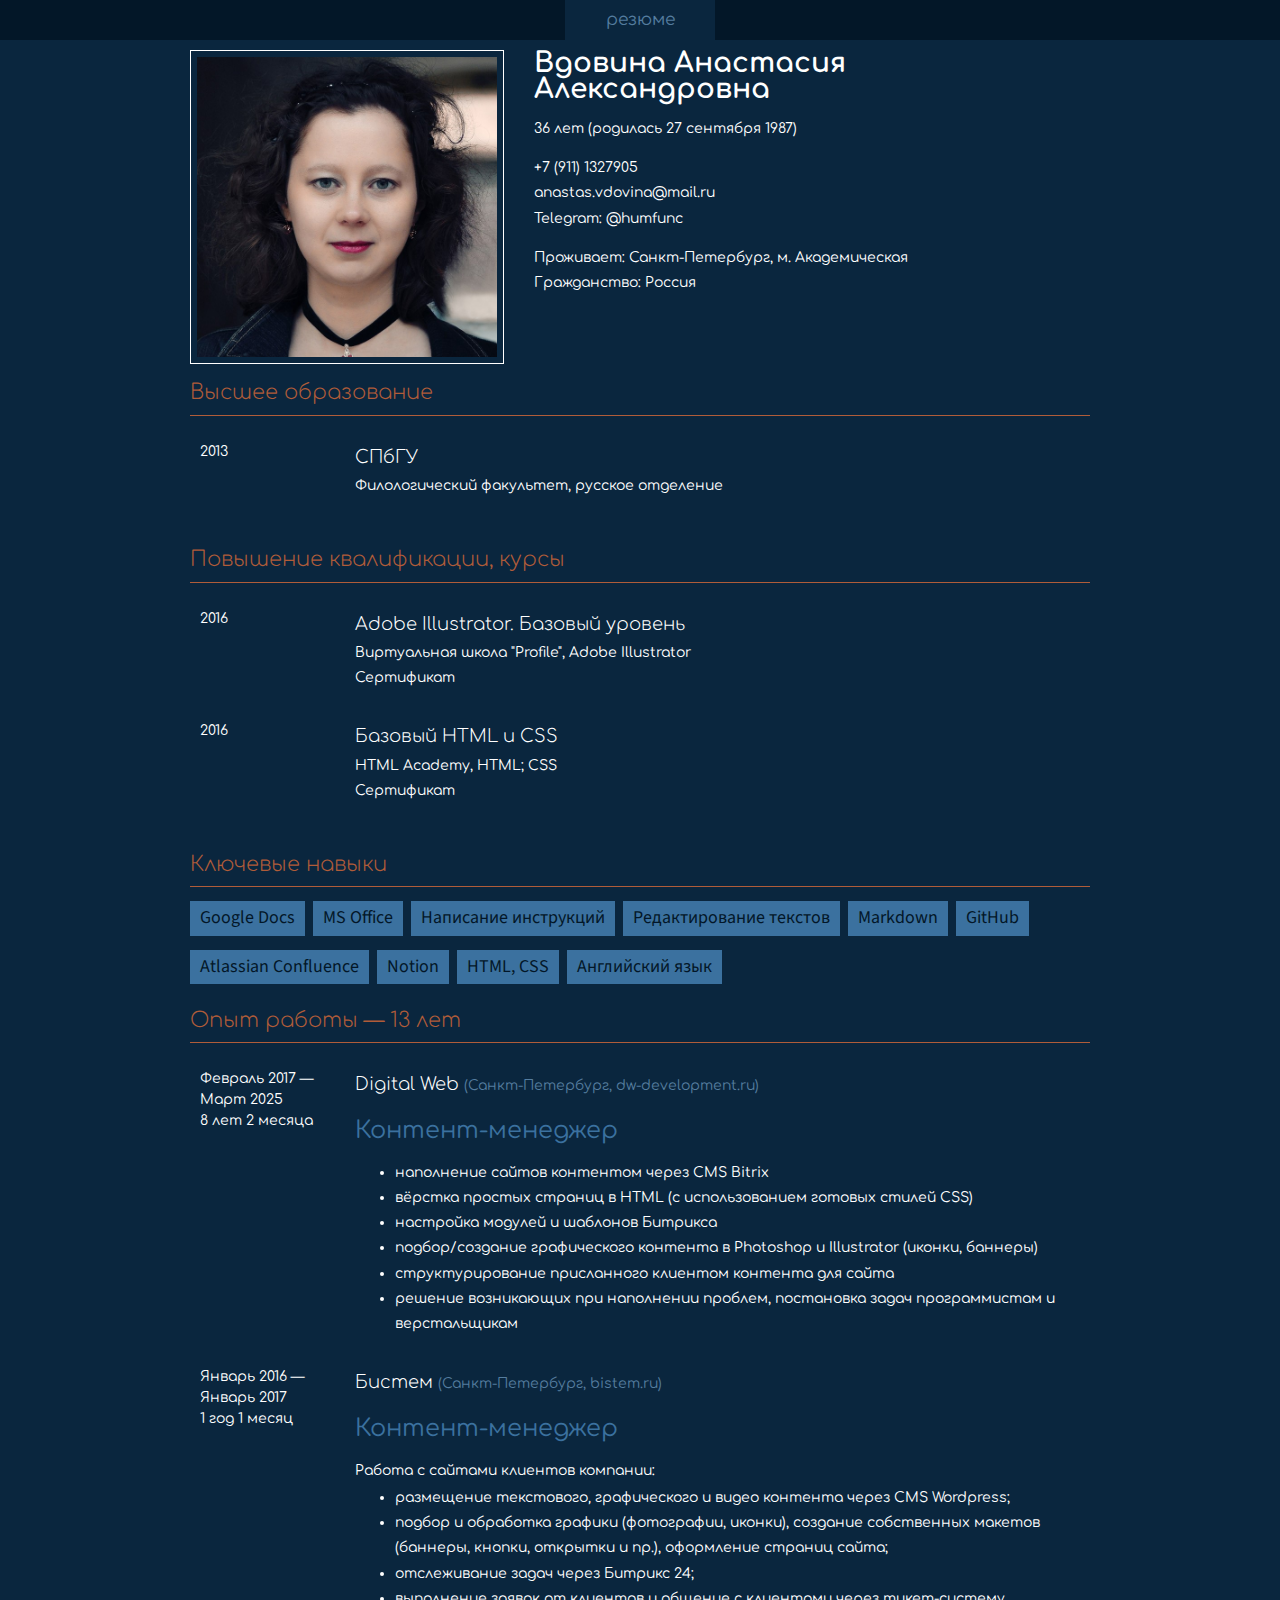
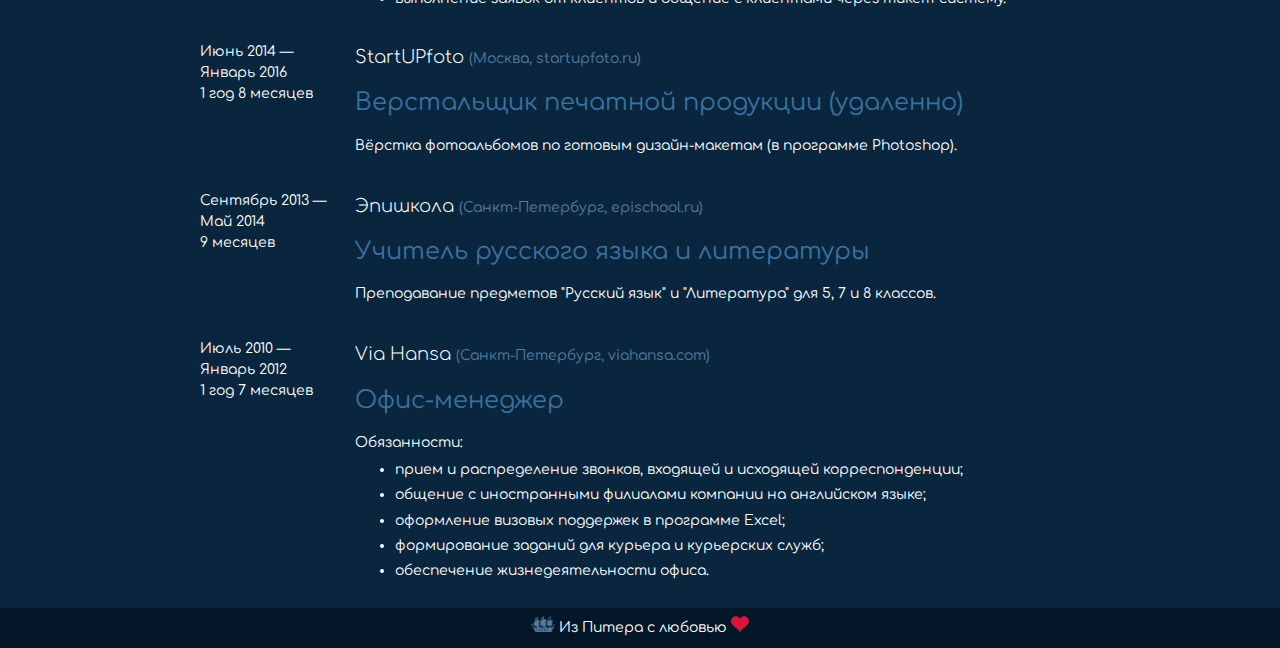
<file: index.html>
<!DOCTYPE html>
<html  lang="ru">
<head>
	<meta charset="utf-8">
	<title>Вдовина Анастасия - Резюме</title>
	<link href="https://fonts.googleapis.com/css?family=Alegreya+Sans|Comfortaa|Fira+Sans|Source+Sans+Pro" rel="stylesheet">
	<link href="style.css" rel="stylesheet">
</head>
<body>
<header class="shapka">
	<nav class="centr">
		<ul>
			<li><div class="menu active">резюме</div></li>
			<!-- <li><a href="portfolio.html" class="menu">работы</a></li> -->
		</ul>
	</nav>
</header>
<main class="centr main">
	<a href="img/ava-photo.jpg" target="_blank"><img src="img/ava-photo.jpg" alt="Фотография Вдовиной Анастасии" height="300" class="foto"></a>
	<h1>Вдовина Анастасия Александровна</h1>
	<p>36 лет (родилась 27 сентября 1987)</p>
	<p>+7 (911) 1327905<br>anastas.vdovina@mail.ru<br>Telegram: @humfunc</p>
	<p>Проживает: Санкт-Петербург, м. Академическая<br>Гражданство: Россия</p>
	
	<!-- <h2>Желаемая должность</h2>
	<p class="professia">Методист электронных курсов</p>
	<p class="odna_stroka">Информационные технологии, интернет, телеком</p>
  	<ul>
  		<li>Методист</li>
  	</ul>
  <p>Занятость: полная, частичная, проектная<br>График работы: любой</p> -->
	
  <h2>Высшее образование</h2>
  <table>
  	<tr>
  		<td class="daty">2013</td>
  		<td><span class="zagolovki">СПбГУ</span><br>Филологический факультет, русское отделение</td>
  	</tr>
  </table>
  <h2>Повышение квалификации, курсы</h2>
  <table>
  	<tr>
  		<td class="daty">2016</td>
  		<td><span class="zagolovki">Adobe Illustrator. Базовый уровень</span><br>Виртуальная школа "Profile", Adobe Illustrator<br><a href="img/sert-illustr.jpg" target="_blank">Сертификат</a></td>
  	</tr>
  	<tr>
  		<td class="daty">2016</td>
  		<td><span class="zagolovki">Базовый HTML и CSS</span><br>HTML Academy, HTML; CSS<br><a href="img/sert-htmlaca.jpg" target="_blank">Сертификат</a></td>
  	</tr>
  </table>
  <h2>Ключевые навыки</h2>
  <ul class="navyki">
    <li>Google Docs</li>
  	<li>MS Office</li>
    <li>Написание инструкций</li>
    <li>Редактирование текстов</li>
    <li>Markdown</li>
  	<li>GitHub</li>
    <li>Atlassian Confluence</li>
    <li>Notion</li>
    <li>HTML, CSS</li>
    <li>Английский язык</li>
	</ul>
  <h2>Опыт работы — 13 лет</h2>
  <table>
    
    <!-- <tr>
      <td class="daty">Февраль 2023 — Март 2024<br>1 год</td>
      <td><span class="zagolovki">Scroll </span><span class="adresa">(Москва, <a href="https://dw-development.ru/" target="_blank">scroll-tool.ru</a>)</span>
        <p class="professia">Методист-сборщик электронных курсов (лонгриды)</p>
        <p>Полный цикл создания курсов:</p>
        <ul>
          <li>общение с заказчиком</li>
          <li>структурирование присланного заказчиком материала</li>
          <li>написание сценария курса</li>
          <li>подбор/создание графики для курса (Photoshop, Illustrator)</li>
          <li>вёрстка курса в конструкторе Scroll</li>
          <li>внесение правок от заказчика после вёрстки</li>
        </ul>
      </td>
    </tr> -->

    <tr>
  		<td class="daty">Февраль 2017 — Март 2025<br>8 лет 2 месяца</td>
  		<td><span class="zagolovki">Digital Web </span><span class="adresa">(Санкт-Петербург, <a href="https://dw-development.ru/" target="_blank">dw-development.ru</a>)</span>
  			<p class="professia">Контент-менеджер</p>
  			<ul>
  				<li>наполнение сайтов контентом через CMS Bitrix </li>
  				<li>вёрстка простых страниц в HTML (с использованием готовых стилей CSS)</li>
                <li>настройка модулей и шаблонов Битрикса</li>
  				<li>подбор/создание графического контента в Photoshop и Illustrator (иконки, баннеры)</li>
                <li>структурирование присланного клиентом контента для сайта</li>
  				<li>решение возникающих при наполнении проблем, постановка задач программистам и верстальщикам</li>
				</ul>
			</td>
  	</tr>
      
  	<tr>
  		<td class="daty">Январь 2016 — Январь 2017<br>1 год 1 месяц</td>
  		<td><span class="zagolovki">Бистем </span><span class="adresa">(Санкт-Петербург, <a href="http://bistem.ru/" target="_blank">bistem.ru</a>)</span>
  			<p class="professia">Контент-менеджер</p>
  			<p class="odna_stroka">Работа с сайтами клиентов компании:</p>
  			<ul>
  				<li>размещение текстового‚ графического и видео контента через CMS Wordpress;</li>
  				<li>подбор и обработка графики (фотографии, иконки), создание собственных макетов (баннеры, кнопки, открытки и пр.), оформление страниц сайта;</li>
                <li>отслеживание задач через Битрикс 24;</li>
  				<li>выполнение заявок от клиентов и общение с клиентами через тикет-систему.</li>
				</ul>
			</td>
  	</tr>
  	<tr>
  		<td class="daty">Июнь 2014 — Январь 2016<br>1 год 8 месяцев</td>
  		<td><span class="zagolovki">StartUPfoto </span><span class="adresa">(Москва, <a href="https://www.startupfoto.ru/" target="_blank">startupfoto.ru</a>)</span>
  			<p class="professia">Верстальщик печатной продукции (удаленно)</p>
  			<p class="odna_stroka">Вёрстка фотоальбомов по готовым дизайн-макетам (в программе Photoshop).</p>
			</td>
  	</tr>
  	<tr>
  		<td class="daty">Сентябрь 2013 — Май 2014<br>9 месяцев</td>
  		<td><span class="zagolovki">Эпишкола </span><span class="adresa">(Санкт-Петербург, <a href="http://epischool.ru/" target="_blank">epischool.ru</a>)</span>
  			<p class="professia">Учитель русского языка и литературы</p>
  			<p class="odna_stroka">Преподавание предметов "Русский язык" и "Литература" для 5, 7 и 8 классов.</p>
			</td>
  	</tr>
  	<tr>
  		<td class="daty">Июль 2010 — Январь 2012<br>1 год 7 месяцев</td>
  		<td><span class="zagolovki">Via Hansa </span><span class="adresa">(Санкт-Петербург, <a href="https://viahansa.com/" target="_blank">viahansa.com</a>)</span>
  			<p class="professia">Офис-менеджер</p>
  			<p class="odna_stroka">Обязанности:</p>
  			<ul>
  				<li>прием и распределение звонков, входящей и исходящей корреспонденции;</li>
  				<li>общение с иностранными филиалами компании на английском языке;</li>
  				<li>оформление визовых поддержек в программе Excel;</li>
  				<li>формирование заданий для курьера и курьерских служб;</li>
  				<li>обеспечение жизнедеятельности офиса.</li>
				</ul>
			</td>
  	</tr>
  </table>
</main>
<footer class="shapka">
	<div class="centr-v"><img src="img/ship2.png" alt="Из Питера с любовью" height="16"><span> Из Питера с любовью </span><img src="img/heart.png" alt="Из Питера с любовью" height="16"></div>
</footer>
</body>
</html>
</file>
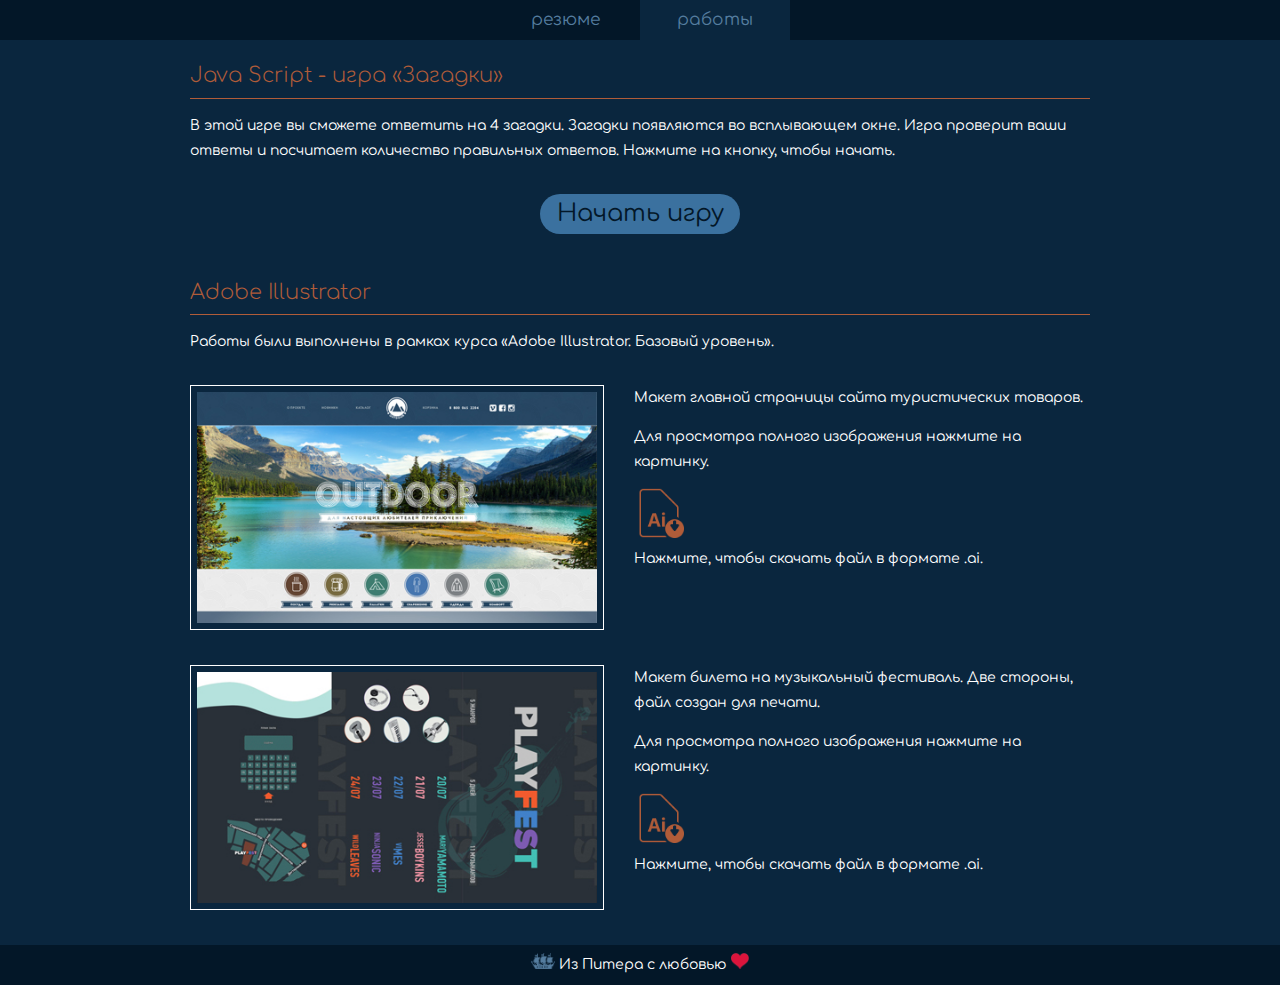
<file: portfolio.html>
<!DOCTYPE html>
<html  lang="ru">
<head>
	<meta charset="utf-8">
	<title>Вдовина Анастасия - Резюме</title>
	<link href="https://fonts.googleapis.com/css?family=Alegreya+Sans|Comfortaa|Fira+Sans|Source+Sans+Pro" rel="stylesheet">
	<link href="style.css" rel="stylesheet">
</head>
<body>
<header class="shapka">
	<nav class="centr">
		<ul>
			<li><a class="menu" href="index.html">резюме</a></li>
			<li><div class="menu active">работы</div></li>
		</ul>
	</nav>
</header>
<main class="centr">
	<h2>Java Script - игра «Загадки»</h2>
	<p>В этой игре вы сможете ответить на 4 загадки. Загадки появляются во всплывающем окне. Игра проверит ваши ответы и посчитает количество правильных ответов. Нажмите на кнопку, чтобы начать.</p>
	<div class="block"><a href="#" onclick="play();" class="knopka centr-v">Начать игру</a></div>

	<h2>Adobe Illustrator</h2>
	<p>Работы были выполнены в рамках курса «Adobe Illustrator. Базовый уровень».</p>
	<div class="primery">
		<a href="img/website.jpg" target="_blank"><img src="img/website-m.jpg" alt="Макет сайта" width="400" class="foto"></a><p>Макет главной страницы сайта туристических товаров.</p><p>Для просмотра полного изображения нажмите на картинку.</p><a href="img/website.ai"><img src="img/ico.png" alt="Иконка" width="50"><br>Нажмите, чтобы скачать файл в формате .ai.</a>
	</div>
	<div class="primery clearboz">
		<a href="img/ticket.pdf" target="_blank"><img src="img/ticket-m.jpg" alt="Макет билета" width="400" class="foto"></a><p>Макет билета на музыкальный фестиваль. Две стороны, файл создан для печати.</p><p>Для просмотра полного изображения нажмите на картинку.</p><a href="img/ticket.ai"><img src="img/ico.png" alt="Иконка" width="50"><br>Нажмите, чтобы скачать файл в формате .ai.</a>
	</div>
</main>
<footer class="shapka">
	<div class="centr-v"><img src="img/ship2.png" alt="Из Питера с любовью" height="16"><span> Из Питера с любовью </span><img src="img/heart.png" alt="Из Питера с любовью" height="16"></div>
</footer>
<script src="zagadki.js"></script>
</body>
</html>
</file>
<file: style.css>
/** {
	outline: 1px solid white;
}*/
body {
	margin: 0px;
	background-color: #0A263E;
	color: #fff;
	font-family: "Comfortaa", "Verdana", sans-serif;
	font-size: 14px;
	min-width: 900px;
	line-height: 1.8;
	font-weight: normal;
}
.centr {
	width: 900px;
	margin: 0 auto;
}
a {
	color: #fff;
	text-decoration: none;
}
a:hover {
	color: #B05C39;
}
.shapka {
	background-color: #031728;
	height: 40px;
	text-align: center;
}
.shapka ul {
	margin: 0;
	padding: 0;
	list-style: none;
	font-size: 0;
}
.shapka li {
	display: inline-block;
	vertical-align: top;
	line-height: 40px;
}
.menu {
	display: block;
	width: 150px;
	height: 40px;
	font-size: 17px;
	color: #557D9F;
}
.shapka a:hover {
	background-color: #0A263E;
}
.active {
	background-color: #0A263E;
}
.main {
	margin-top: 10px;
}
h1, ul {
	margin: 0px;
}
h1 {
	line-height: 26px;
}
.foto {
	float: left;
	margin: 0 30px 10px 0;
	padding: 6px;
	border: 1px solid white;
}
.clearboz {
	clear: both;
}
h2 {
	color: #B05C39;
	padding-bottom: 3px;
	border-bottom: #B05C39 solid 1px;
	font-weight: lighter;
	margin-bottom: 0px;
	clear: both;
}
.professia {
	color: #3B719F;
	font-size: x-large;
	margin-top: 8px;
	margin-bottom: 8px;
}
.odna_stroka {
	margin-top: 0px;
	margin-bottom: 2px;
}
.zagolovki {
	font-size: 18px;
	font-weight: lighter;
}
table {
  width: 100%;
  border-spacing: 5px 20px;
}
td {
  vertical-align: top;
  padding: 5px;
}
.daty {
	width: 140px;
	font-size: 14px;
	line-height: 1.5;
}
.adresa, .adresa a {
	font-size: 14px;
	color: #557D9F;
}
.adresa a:hover {
	color: #B05C39;
}
.navyki {
	padding-left: 0px;
}
.navyki li {
	background-color: #3B719F;
	color: #031728;
	font-family: Source Sans Pro;
	font-size: 18px;
	display: inline-block;
	padding: 1px 10px;
	margin-top: 14px;
	margin-right: 4px;
}
.primery {
	height: 240px;
	margin-top: 30px;
	margin-bottom: 40px;
}
.block {
	margin-top: 30px;
	margin-bottom: 40px;
	text-align: center;
}
.knopka {
	display: inline-block;
	height: 40px;
	width: 200px;
	background-color: #3B719F;
	border-radius: 20px;
	color: #031728;
	font-size: 24px;
}
.knopka:hover {
	background-color: #B05C39;
	color: #031728;
}
footer span {
	font-size: 14px;
}
.centr-v {
	line-height: 40px;
}
</file>
